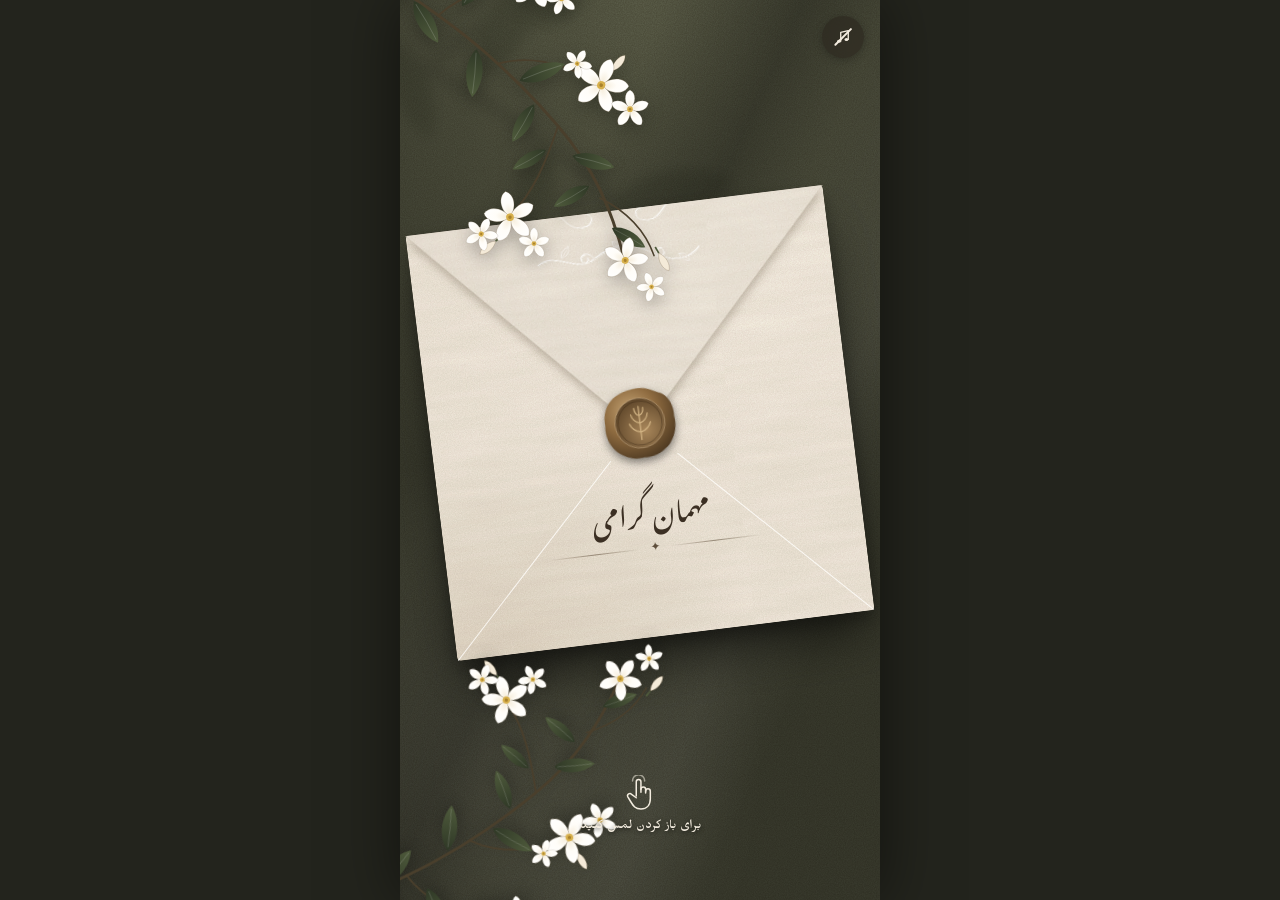
<file: index.html>
<!doctype html>
<html lang="fa" dir="rtl">
<head>
<meta charset="utf-8">
<meta name="viewport" content="width=device-width, initial-scale=1, viewport-fit=cover">
<title>دعوت‌نامه</title>
<!-- متن پیش‌نمایش لینک در تلگرام/واتساپ (اختیاری، دستی ویرایش کنید) -->
<meta property="og:title" content="دعوت‌نامه‌ی عروسی هانیه و محمد">
<meta property="og:description" content="با افتخار از حضور شما دعوت می‌کنیم">
<meta name="theme-color" content="#3f4234">
<link rel="preload" href="assets/fonts/noto-nastaliq-urdu-arabic-400-normal.woff2" as="font" type="font/woff2" crossorigin>
<link rel="preload" href="assets/fonts/mirza-arabic-400-normal.woff2" as="font" type="font/woff2" crossorigin>
<link rel="stylesheet" href="style.css">
<script src="config.js"></script>
</head>
<body>

<!-- ====== قطعه‌های گرافیکی مشترک (گل یاس، برگ، نقش برجسته) ====== -->
<svg width="0" height="0" style="position:absolute" aria-hidden="true">
  <defs>
    <radialGradient id="gPetal" cx="50%" cy="85%" r="90%">
      <stop offset="0" stop-color="#f6eedd"/>
      <stop offset=".45" stop-color="#fffdf8"/>
      <stop offset="1" stop-color="#ffffff"/>
    </radialGradient>
    <linearGradient id="gLeaf" x1="0" y1="0" x2="1" y2="0">
      <stop offset="0" stop-color="#2f3826"/>
      <stop offset="1" stop-color="#4f5b3c"/>
    </linearGradient>
    <radialGradient id="gSeal" cx="38%" cy="32%" r="75%">
      <stop offset="0" stop-color="#c7a676"/>
      <stop offset=".5" stop-color="#8d6a3f"/>
      <stop offset="1" stop-color="#4b3720"/>
    </radialGradient>
    <radialGradient id="gSealIn" cx="60%" cy="65%" r="70%">
      <stop offset="0" stop-color="#a8865a"/>
      <stop offset="1" stop-color="#5c4428"/>
    </radialGradient>

    <!-- یک گل یاس -->
    <g id="fl">
      <g stroke="rgba(110,90,60,.28)" stroke-width=".7" fill="url(#gPetal)">
        <path id="pt" d="M0 0 C-7 -7 -8 -19 0 -23 C8 -19 7 -7 0 0Z"/>
        <use href="#pt" transform="rotate(72)"/>
        <use href="#pt" transform="rotate(144)"/>
        <use href="#pt" transform="rotate(216)"/>
        <use href="#pt" transform="rotate(288)"/>
      </g>
      <circle r="3.4" fill="#d7b04c"/>
      <circle r="1.5" fill="#a9822b"/>
    </g>
    <!-- غنچه -->
    <g id="bd">
      <path d="M0 0 C-4 -5 -4 -13 0 -17 C4 -13 4 -5 0 0Z" fill="#f4ead8" stroke="rgba(110,90,60,.3)" stroke-width=".6"/>
      <path d="M0 0 L0 6" stroke="#4f5b3c" stroke-width="1.4"/>
    </g>
    <!-- برگ -->
    <g id="lf">
      <path d="M0 0 C10 -9 28 -9 40 0 C28 9 10 9 0 0Z" fill="url(#gLeaf)"/>
      <path d="M3 0 Q20 -1 37 0" stroke="rgba(255,255,255,.16)" stroke-width=".8" fill="none"/>
    </g>

    <!-- شاخه‌ی یاس -->
    <g id="sprig">
      <g fill="none" stroke="#4a3f2c" stroke-linecap="round">
        <path d="M-10 -10 C50 30 100 60 160 130 C190 165 205 200 215 240" stroke-width="2.4"/>
        <path d="M60 38 C80 20 110 10 140 12" stroke-width="1.6"/>
        <path d="M110 78 C140 70 170 80 195 95" stroke-width="1.6"/>
        <path d="M160 130 C150 160 140 185 120 205" stroke-width="1.6"/>
        <path d="M195 190 C215 200 232 215 240 238" stroke-width="1.3"/>
      </g>
      <use href="#lf" transform="translate(28 10) rotate(-25)"/>
      <use href="#lf" transform="translate(40 26) rotate(60)"/>
      <use href="#lf" transform="translate(80 30) rotate(-55)"/>
      <use href="#lf" transform="translate(92 66) rotate(95)"/>
      <use href="#lf" transform="translate(128 92) rotate(-20)"/>
      <use href="#lf" transform="translate(140 112) rotate(120) scale(.9)"/>
      <use href="#lf" transform="translate(172 155) rotate(15) scale(.9)"/>
      <use href="#lf" transform="translate(186 180) rotate(150) scale(.85)"/>
      <use href="#lf" transform="translate(205 215) rotate(30) scale(.8)"/>
      <use href="#lf" transform="translate(150 150) rotate(150) scale(.8)"/>
      <use href="#bd" transform="translate(150 6) rotate(70)"/>
      <use href="#bd" transform="translate(205 84) rotate(40)"/>
      <use href="#bd" transform="translate(108 226) rotate(-130)"/>
      <use href="#bd" transform="translate(244 236) rotate(150)"/>
      <use href="#fl" transform="translate(140 12) scale(.9) rotate(10)"/>
      <use href="#fl" transform="translate(116 0) scale(.62) rotate(40)"/>
      <use href="#fl" transform="translate(163 24) scale(.6) rotate(-15)"/>
      <use href="#fl" transform="translate(196 96) scale(1) rotate(20)"/>
      <use href="#fl" transform="translate(220 116) scale(.7)"/>
      <use href="#fl" transform="translate(176 78) scale(.55) rotate(30)"/>
      <use href="#fl" transform="translate(120 206) scale(.95) rotate(-10)"/>
      <use href="#fl" transform="translate(96 220) scale(.62) rotate(25)"/>
      <use href="#fl" transform="translate(140 228) scale(.58)"/>
      <use href="#fl" transform="translate(216 242) scale(.85) rotate(12)"/>
      <use href="#fl" transform="translate(238 264) scale(.55) rotate(50)"/>
    </g>

    <!-- نقش‌های برجسته (فقط خط؛ رنگ از بیرون می‌آید) -->
    <g id="corner" fill="none">
      <path d="M4 96 C4 56 12 24 44 10 C60 3 78 4 96 4"/>
      <path d="M44 10 C33 19 35 32 46 31 C54 30 54 20 47 20"/>
      <path d="M12 52 C24 50 30 60 23 66 C17 71 11 63 17 60"/>
      <path d="M22 36 C30 30 40 34 38 42"/>
      <path d="M60 6 C64 14 74 16 80 12"/>
      <path d="M8 74 C14 78 16 88 12 92"/>
      <path d="M28 22 C32 14 42 12 46 16 M18 30 C14 24 16 16 22 14"/>
    </g>
    <g id="lo">
      <path d="M0 0 C8 -10 26 -10 36 0 C26 10 8 10 0 0Z"/>
      <path d="M4 0 Q18 -1 32 0"/>
    </g>
    <g id="frond" fill="none">
      <path d="M100 300 C98 230 102 150 100 40 C99 25 104 14 112 6"/>
      <use href="#lo" transform="translate(100 260) rotate(-140)"/>
      <use href="#lo" transform="translate(100 240) rotate(-40)"/>
      <use href="#lo" transform="translate(100 205) rotate(-145)"/>
      <use href="#lo" transform="translate(100 185) rotate(-35)"/>
      <use href="#lo" transform="translate(100 150) rotate(-150)"/>
      <use href="#lo" transform="translate(100 130) rotate(-30)"/>
      <use href="#lo" transform="translate(100 98) rotate(-150) scale(.85)"/>
      <use href="#lo" transform="translate(100 80) rotate(-30) scale(.85)"/>
      <use href="#lo" transform="translate(101 52) rotate(-140) scale(.7)"/>
      <use href="#lo" transform="translate(101 40) rotate(-40) scale(.7)"/>
      <path d="M100 270 C70 250 50 262 40 240 C34 226 46 216 54 226"/>
      <path d="M100 222 C130 205 150 218 160 196 C166 182 154 174 146 184"/>
    </g>
    <g id="scroll" fill="none">
      <path d="M0 20 C25 4 45 36 70 20 S115 4 140 20 S185 36 200 20"/>
      <path d="M70 20 C64 10 52 12 54 20 C56 26 64 24 62 18"/>
      <path d="M140 20 C146 30 158 28 156 20 C154 14 146 16 148 22"/>
      <use href="#lo" transform="translate(30 14) rotate(-50) scale(.45)"/>
      <use href="#lo" transform="translate(105 14) rotate(-130) scale(.45)"/>
      <use href="#lo" transform="translate(175 26) rotate(40) scale(.45)"/>
    </g>

    <!-- آیکون‌ها -->
    <g id="icCal" fill="none" stroke="currentColor" stroke-width="1.6" stroke-linecap="round" stroke-linejoin="round">
      <rect x="3" y="5" width="26" height="23" rx="3"/><path d="M3 11h26M9 2v6M23 2v6"/>
      <path d="M8 16h3M14.5 16h3M21 16h3M8 21.5h3M14.5 21.5h3M21 21.5h3"/>
    </g>
    <g id="icClock" fill="none" stroke="currentColor" stroke-width="1.6" stroke-linecap="round">
      <circle cx="16" cy="16" r="13"/><path d="M16 8v8l6 4"/>
    </g>
    <g id="icDish" fill="none" stroke="currentColor" stroke-width="1.6" stroke-linecap="round" stroke-linejoin="round">
      <path d="M5 23a11 11 0 0 1 22 0Z"/><path d="M2 27h28M16 9V7M13.5 6.5h5"/>
    </g>
    <g id="icPin">
      <path d="M16 1C9 1 4 6.3 4 13c0 8.6 12 20 12 20s12-11.4 12-20C28 6.3 23 1 16 1Z" fill="#4a3c2c"/>
      <circle cx="16" cy="13" r="4.6" fill="#efe6d6"/>
    </g>
    <g id="icMap" fill="none" stroke="currentColor" stroke-width="1.6" stroke-linejoin="round">
      <path d="M3 7l8-3 10 3 8-3v21l-8 3-10-3-8 3Z"/><path d="M11 4v21M21 7v21"/>
    </g>

    <!-- سایه‌ی برگ‌ها روی کاغذ -->
    <g id="shadowBranch" fill="#000">
      <path d="M-20 10 C80 60 160 90 260 200 C300 240 330 290 360 340" stroke="#000" stroke-width="5" fill="none"/>
      <path d="M90 60 C130 20 170 0 230 -10" stroke="#000" stroke-width="4" fill="none"/>
      <use href="#lf" transform="translate(30 30) rotate(-40) scale(2.2)"/>
      <use href="#lf" transform="translate(60 40) rotate(70) scale(2)"/>
      <use href="#lf" transform="translate(120 70) rotate(-60) scale(2.4)"/>
      <use href="#lf" transform="translate(140 30) rotate(-20) scale(1.8)"/>
      <use href="#lf" transform="translate(190 8) rotate(-80) scale(1.8)"/>
      <use href="#lf" transform="translate(170 110) rotate(100) scale(2.2)"/>
      <use href="#lf" transform="translate(220 160) rotate(-10) scale(2.3)"/>
      <use href="#lf" transform="translate(250 200) rotate(120) scale(2)"/>
      <use href="#lf" transform="translate(290 250) rotate(20) scale(2.1)"/>
      <use href="#lf" transform="translate(310 290) rotate(130) scale(1.9)"/>
    </g>
  </defs>
</svg>

<div class="phone" id="phone">

  <!-- دکمه‌ی آهنگ -->
  <button class="music" id="musicBtn" aria-label="پخش/توقف آهنگ" hidden>
    <svg viewBox="0 0 24 24" width="18" height="18"><path d="M9 17.5V5.8l10-2.3v11.7" fill="none" stroke="currentColor" stroke-width="1.8" stroke-linecap="round" stroke-linejoin="round"/><ellipse cx="6.6" cy="17.6" rx="2.6" ry="2.1" fill="currentColor"/><ellipse cx="16.6" cy="15.3" rx="2.6" ry="2.1" fill="currentColor"/></svg>
    <span class="mute-line"></span>
  </button>
  <audio id="audio" loop preload="auto"></audio>

  <!-- ================= صفحه‌ی پاکت ================= -->
  <section class="intro fabric" id="intro">
    <svg class="leafshadow ls-1" viewBox="-40 -40 420 400" aria-hidden="true"><use href="#shadowBranch"/></svg>
    <svg class="sprig sp-intro-top" viewBox="-20 -20 280 300" aria-hidden="true"><use href="#sprig"/></svg>
    <svg class="sprig sp-intro-bot" viewBox="-20 -20 280 300" aria-hidden="true"><use href="#sprig"/></svg>

    <div class="env-stage" id="envStage" role="button" tabindex="0" aria-label="باز کردن دعوت‌نامه">
      <div class="env" id="env">
        <div class="env-back paper"></div>

        <div class="env-card paper">
          <div class="mini-frame">
            <div class="mini-names nastaliq" data-bind="names"></div>
          </div>
        </div>

        <div class="env-front paper">
          <svg class="env-folds" viewBox="0 0 100 100" preserveAspectRatio="none"><path d="M0 0 L50 50 L100 0" fill="none" stroke="rgba(120,100,70,.18)" stroke-width=".4" vector-effect="non-scaling-stroke"/><path d="M0 100 L42 58 M100 100 L58 58" fill="none" stroke="rgba(255,255,255,.7)" stroke-width="1" vector-effect="non-scaling-stroke"/></svg>
          <div class="guest">
            <div class="guest-1" id="guest1"></div>
            <div class="guest-2" id="guest2"></div>
            <div class="divider small"><span></span><i>✦</i><span></span></div>
          </div>
        </div>

        <div class="flap-wrap" id="flap">
          <div class="flap paper">
            <svg class="flap-art" viewBox="0 0 400 220" preserveAspectRatio="xMidYMin meet" aria-hidden="true">
              <g class="emb"><g transform="translate(70 -40) rotate(-62) scale(.7)"><use href="#frond"/></g></g>
              <g class="emb"><g transform="translate(330 -40) scale(-1 1) rotate(-62) scale(.7)"><use href="#frond"/></g></g>
              <g class="emb"><g transform="translate(120 30) scale(.8)"><use href="#scroll"/></g></g>
            </svg>
          </div>
        </div>

        <div class="seal" id="seal">
          <svg viewBox="-50 -50 100 100">
            <path d="M0 -46 C14 -47 22 -40 32 -36 C42 -30 47 -18 46 -4 C48 10 44 22 36 32 C26 42 14 47 0 46 C-14 48 -26 42 -35 34 C-44 24 -48 12 -46 -2 C-47 -16 -42 -28 -32 -36 C-22 -43 -12 -45 0 -46Z" fill="url(#gSeal)"/>
            <circle r="33" fill="url(#gSealIn)"/>
            <circle r="33" fill="none" stroke="rgba(255,230,190,.35)" stroke-width="1.2"/>
            <circle r="29" fill="none" stroke="rgba(40,25,10,.45)" stroke-width="1"/>
            <g stroke="#d9bb8a" stroke-width="1.6" fill="none" stroke-linecap="round" opacity=".9">
              <path d="M0 22 L0 -22"/>
              <path d="M0 12 C-8 10 -12 6 -14 0 M0 12 C8 10 12 6 14 0 M0 0 C-7 -2 -10 -6 -11 -12 M0 0 C7 -2 10 -6 11 -12 M0 -10 C-5 -12 -6 -16 -6 -20 M0 -10 C5 -12 6 -16 6 -20"/>
            </g>
          </svg>
        </div>
      </div>
    </div>

    <div class="tap-hint" id="tapHint">
      <svg viewBox="0 0 32 40" width="30" height="38" aria-hidden="true"><g fill="none" stroke="currentColor" stroke-width="1.6" stroke-linecap="round" stroke-linejoin="round"><path d="M12 22V7a2.5 2.5 0 0 1 5 0v11"/><path d="M17 15a2.5 2.5 0 0 1 5 0v4"/><path d="M22 17a2.5 2.5 0 0 1 5 0v8c0 7-4 11-10 11s-8-3-11-8l-3-5a2.4 2.4 0 0 1 4-2.6L12 24"/><path d="M8 6a6 6 0 0 1 13 0" opacity=".55"/></g></svg>
      <span>برای باز کردن لمس کنید</span>
    </div>
  </section>

  <!-- ================= محتوای اصلی ================= -->
  <main class="scroller" id="scroller">

    <!-- ۱. کارت -->
    <section class="page fabric">
      <svg class="leafshadow ls-2" viewBox="-40 -40 420 400" aria-hidden="true"><use href="#shadowBranch"/></svg>
      <svg class="sprig sp-card" viewBox="-20 -20 280 300" aria-hidden="true"><use href="#sprig"/></svg>
      <div class="card paper reveal">
        <svg class="frame" viewBox="0 0 100 140" preserveAspectRatio="none" aria-hidden="true">
          <rect x="4" y="4" width="92" height="132" fill="none" stroke="rgba(120,100,70,.25)" stroke-width=".35" vector-effect="non-scaling-stroke"/>
          <rect x="5.5" y="5.5" width="89" height="129" fill="none" stroke="rgba(255,255,255,.9)" stroke-width="1" vector-effect="non-scaling-stroke"/>
        </svg>
        <svg class="corner c-tr" viewBox="0 0 100 100"><g class="emb"><use href="#corner"/></g></svg>
        <svg class="corner c-tl" viewBox="0 0 100 100"><g class="emb"><use href="#corner"/></g></svg>
        <svg class="corner c-br" viewBox="0 0 100 100"><g class="emb"><use href="#corner"/></g></svg>
        <svg class="corner c-bl" viewBox="0 0 100 100"><g class="emb"><use href="#corner"/></g></svg>

        <div class="card-body">
          <h1 class="names nastaliq r2" data-bind="names"></h1>
          <div class="divider r3"><span></span><i>✦</i><span></span></div>
          <p class="poem r4" data-bind="poem"></p>
        </div>
      </div>
      <div class="swipe" aria-hidden="true"><svg viewBox="0 0 24 24"><path d="M6 15l6-6 6 6M6 21l6-6 6 6" fill="none" stroke="currentColor" stroke-width="1.6" stroke-linecap="round" stroke-linejoin="round"/></svg></div>
    </section>

    <!-- ۲. جزئیات -->
    <section class="page paper sheet">
      <svg class="leafshadow ls-3" viewBox="-40 -40 420 400" aria-hidden="true"><use href="#shadowBranch"/></svg>
      <svg class="sprig sp-det" viewBox="-20 -20 280 300" aria-hidden="true"><use href="#sprig"/></svg>
      <svg class="sheet-frame" viewBox="0 0 100 100" preserveAspectRatio="none" aria-hidden="true"><rect x="3" y="2" width="94" height="96" fill="none" stroke="rgba(120,100,70,.22)" stroke-width=".4" vector-effect="non-scaling-stroke"/></svg>
      <svg class="corner c-bl small" viewBox="0 0 100 100"><g class="emb"><use href="#corner"/></g></svg>
      <svg class="corner c-br small" viewBox="0 0 100 100"><g class="emb"><use href="#corner"/></g></svg>

      <div class="content reveal">
        <p class="welcome r4" data-bind="welcomeLines"></p>
        <div class="divider r4"><span></span><i>✦</i><span></span></div>
        <ul class="facts">
          <li class="r5"><svg viewBox="0 0 32 32"><use href="#icCal"/></svg><span data-bind="date"></span></li>
          <li class="r6"><svg viewBox="0 0 32 32"><use href="#icClock"/></svg><span data-bind="time"></span></li>
          <li class="r7"><svg viewBox="0 0 32 32"><use href="#icDish"/></svg><span data-bind="dinner"></span></li>
        </ul>
        <div class="divider r7"><span></span><i>✦</i><span></span></div>
      </div>
      <div class="swipe" aria-hidden="true"><svg viewBox="0 0 24 24"><path d="M6 15l6-6 6 6M6 21l6-6 6 6" fill="none" stroke="currentColor" stroke-width="1.6" stroke-linecap="round" stroke-linejoin="round"/></svg></div>
    </section>

    <!-- ۳. موقعیت مکانی -->
    <section class="page paper sheet">
      <svg class="leafshadow ls-4" viewBox="-40 -40 420 400" aria-hidden="true"><use href="#shadowBranch"/></svg>
      <svg class="sprig sp-loc-top" viewBox="-20 -20 280 300" aria-hidden="true"><use href="#sprig"/></svg>
      <svg class="sprig sp-loc-bot" viewBox="-20 -20 280 300" aria-hidden="true"><use href="#sprig"/></svg>
      <div class="content reveal">
        <h2 class="title r1">موقعیت مکانی</h2>
        <a class="map r2" id="mapCard" target="_blank" rel="noopener">
          <svg viewBox="0 0 300 260" preserveAspectRatio="xMidYMid slice" aria-hidden="true">
            <rect width="300" height="260" fill="#ebe7dc"/>
            <g fill="#cfd8bf"><path d="M180 20 L270 40 L260 120 L190 110Z"/><path d="M20 180 L80 170 L95 240 L30 250Z"/><path d="M200 190 L280 185 L285 240 L210 248Z"/><rect x="120" y="200" width="40" height="30" transform="rotate(-12 140 215)"/><rect x="40" y="40" width="34" height="26" transform="rotate(-12 57 53)"/></g>
            <g stroke="#f8f6f0" stroke-width="5" fill="none" transform="rotate(-12 150 130)"><path d="M-40 60H340M-40 120H340M-40 180H340M-40 230H340M40 -40V300M110 -40V300M190 -40V300M250 -40V300"/></g>
            <g stroke="#f8f6f0" stroke-width="2.5" fill="none" transform="rotate(-12 150 130)"><path d="M-40 90H340M-40 150H340M-40 205H340M75 -40V300M150 -40V300M220 -40V300"/></g>
            <path d="M165 -10 C150 40 140 70 160 110 C185 160 250 190 320 205" stroke="#bccbd0" stroke-width="10" fill="none"/>
            <path d="M120 -10 C130 50 150 90 210 120 C250 140 290 170 320 180" stroke="#fff" stroke-width="7" fill="none"/>
            <path d="M120 -10 C130 50 150 90 210 120 C250 140 290 170 320 180" stroke="#e2ddd0" stroke-width="1" fill="none"/>
            <g transform="translate(70 92)" stroke="#5a4a36" fill="none" opacity=".55" stroke-width="1"><path d="M0 0 H60 M30 -6 C24 -12 18 -8 22 -4 M30 -6 C36 -12 42 -8 38 -4"/></g>
          </svg>
          <div class="pin"><svg viewBox="0 0 32 34" width="36" height="38"><use href="#icPin"/></svg><b data-bind="venueName"></b></div>
        </a>
        <p class="address r3" data-bind="address"></p>
        <div class="map-buttons r4" id="mapButtons"></div>
      </div>
      <div class="swipe" aria-hidden="true"><svg viewBox="0 0 24 24"><path d="M6 15l6-6 6 6M6 21l6-6 6 6" fill="none" stroke="currentColor" stroke-width="1.6" stroke-linecap="round" stroke-linejoin="round"/></svg></div>
    </section>

    <!-- ۴. پایان -->
    <section class="page paper sheet closing">
      <svg class="leafshadow ls-5" viewBox="-40 -40 420 400" aria-hidden="true"><use href="#shadowBranch"/></svg>
      <svg class="sprig sp-end-top" viewBox="-20 -20 280 300" aria-hidden="true"><use href="#sprig"/></svg>
      <svg class="sprig sp-end-side" viewBox="-20 -20 280 300" aria-hidden="true"><use href="#sprig"/></svg>
      <div class="content reveal">
        <div class="ornament r1">❖</div>
        <h2 class="closing-text r2" data-bind="closing"></h2>
        <div class="divider r3"><span></span><i>✦</i><span></span></div>
        <p class="sign nastaliq r4" data-bind="names"></p>
      </div>
      <svg class="emb-panel" viewBox="0 0 200 300" aria-hidden="true">
        <g class="emb"><use href="#frond"/></g>
        <g class="emb"><g transform="translate(200 40) scale(-.75 .75)"><use href="#frond"/></g></g>
        <g class="emb"><g transform="translate(10 90) scale(.6)"><use href="#frond"/></g></g>
      </svg>
    </section>
  </main>
</div>

<script src="app.js"></script>
</body>
</html>
</file>
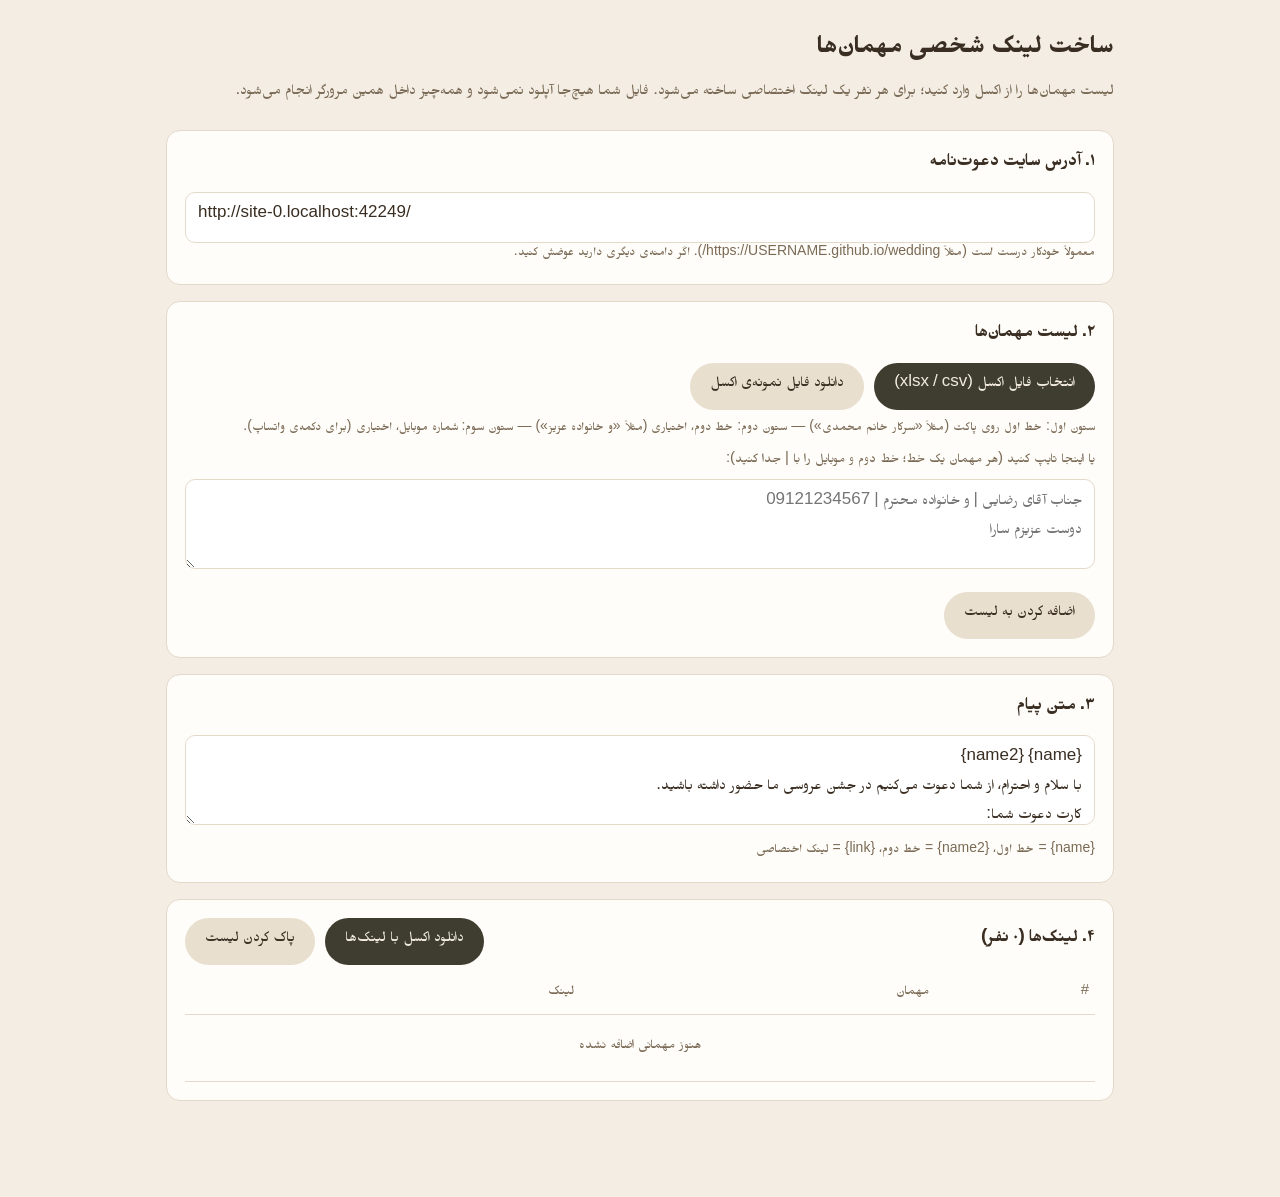
<file: links.html>
<!doctype html>
<html lang="fa" dir="rtl">
<head>
<meta charset="utf-8">
<meta name="viewport" content="width=device-width, initial-scale=1">
<meta name="robots" content="noindex">
<title>ساخت لینک مهمان‌ها</title>
<style>
@font-face{font-family:"Mirza";src:url(assets/fonts/mirza-arabic-400-normal.woff2) format("woff2")}
@font-face{font-family:"Mirza";src:url(assets/fonts/mirza-arabic-700-normal.woff2) format("woff2");font-weight:700}
:root{--ink:#3a2e22;--soft:#7a6a55;--paper:#f3ede3;--card:#fffdf9;--line:#e3d9c8;--btn:#3e3d30}
*{box-sizing:border-box}
body{margin:0;background:var(--paper);color:var(--ink);font-family:"Mirza",Tahoma,sans-serif;font-size:17px;line-height:1.7}
.wrap{max-width:980px;margin:0 auto;padding:28px 16px 80px}
h1{font-size:28px;margin:0 0 4px}
.sub{color:var(--soft);margin:0 0 22px}
.box{background:var(--card);border:1px solid var(--line);border-radius:14px;padding:18px;margin-bottom:16px}
.box h2{font-size:19px;margin:0 0 10px}
label{display:block;color:var(--soft);font-size:15px;margin:8px 0 4px}
input[type=text],textarea{width:100%;font:inherit;padding:10px 12px;border:1px solid var(--line);border-radius:10px;background:#fff;color:var(--ink)}
input[dir=ltr]{direction:ltr;text-align:left}
textarea{min-height:90px;resize:vertical}
.row{display:flex;gap:10px;flex-wrap:wrap;align-items:center}
.btn{font:inherit;border:0;border-radius:999px;padding:9px 20px;background:var(--btn);color:#f3ecdf;cursor:pointer;text-decoration:none;display:inline-block}
.btn.light{background:#e8dfcf;color:var(--ink)}
.btn.sm{padding:4px 12px;font-size:14px}
.file{position:relative;overflow:hidden}
.file input{position:absolute;inset:0;opacity:0;cursor:pointer}
.hint{font-size:14px;color:var(--soft)}
table{width:100%;border-collapse:collapse;font-size:15px}
th,td{padding:8px 6px;border-bottom:1px solid var(--line);text-align:right;vertical-align:middle}
th{color:var(--soft);font-weight:400}
td.link{direction:ltr;text-align:left;max-width:280px;overflow:hidden;text-overflow:ellipsis;white-space:nowrap;font-family:monospace;font-size:12px;color:var(--soft)}
td.acts{white-space:nowrap}
.toast{position:fixed;bottom:20px;left:50%;translate:-50% 0;background:var(--btn);color:#fff;padding:8px 18px;border-radius:999px;opacity:0;transition:.3s;pointer-events:none}
.toast.on{opacity:1}
.empty{color:var(--soft);text-align:center;padding:20px}
@media (max-width:640px){td.link{display:none}th.link{display:none}}
</style>
</head>
<body>
<div class="wrap">
  <h1>ساخت لینک شخصی مهمان‌ها</h1>
  <p class="sub">لیست مهمان‌ها را از اکسل وارد کنید؛ برای هر نفر یک لینک اختصاصی ساخته می‌شود. فایل شما هیچ‌جا آپلود نمی‌شود و همه‌چیز داخل همین مرورگر انجام می‌شود.</p>

  <div class="box">
    <h2>۱. آدرس سایت دعوت‌نامه</h2>
    <input type="text" id="base" dir="ltr">
    <div class="hint">معمولاً خودکار درست است (مثلاً https://USERNAME.github.io/wedding/). اگر دامنه‌ی دیگری دارید عوضش کنید.</div>
  </div>

  <div class="box">
    <h2>۲. لیست مهمان‌ها</h2>
    <div class="row">
      <span class="btn file">انتخاب فایل اکسل (xlsx / csv)<input type="file" id="file" accept=".xlsx,.xls,.csv"></span>
      <a class="btn light" href="guests-template.xlsx" download>دانلود فایل نمونه‌ی اکسل</a>
    </div>
    <div class="hint" style="margin-top:8px">ستون اول: خط اول روی پاکت (مثلاً «سرکار خانم محمدی») — ستون دوم: خط دوم، اختیاری (مثلاً «و خانواده عزیز») — ستون سوم: شماره موبایل، اختیاری (برای دکمه‌ی واتساپ).</div>
    <label>یا اینجا تایپ کنید (هر مهمان یک خط؛ خط دوم و موبایل را با | جدا کنید):</label>
    <textarea id="manual" placeholder="جناب آقای رضایی | و خانواده محترم | 09121234567&#10;دوست عزیزم سارا"></textarea>
    <div class="row" style="margin-top:8px"><button class="btn light" id="addManual">اضافه کردن به لیست</button></div>
  </div>

  <div class="box">
    <h2>۳. متن پیام</h2>
    <textarea id="msg">{name} {name2}
با سلام و احترام، از شما دعوت می‌کنیم در جشن عروسی ما حضور داشته باشید.
کارت دعوت شما:
{link}</textarea>
    <div class="hint">{name} = خط اول، {name2} = خط دوم، {link} = لینک اختصاصی</div>
  </div>

  <div class="box">
    <div class="row" style="justify-content:space-between;margin-bottom:8px">
      <h2 style="margin:0">۴. لینک‌ها (<span id="count">۰</span> نفر)</h2>
      <div class="row">
        <button class="btn" id="dl">دانلود اکسل با لینک‌ها</button>
        <button class="btn light" id="clear">پاک کردن لیست</button>
      </div>
    </div>
    <table>
      <thead><tr><th>#</th><th>مهمان</th><th class="link">لینک</th><th></th></tr></thead>
      <tbody id="tbody"><tr><td colspan="4" class="empty">هنوز مهمانی اضافه نشده</td></tr></tbody>
    </table>
  </div>
</div>
<div class="toast" id="toast">کپی شد ✓</div>

<script src="assets/js/xlsx.full.min.js"></script>
<script>
(function(){
  var $=function(s){return document.querySelector(s)};
  var guests=[];

  // آدرس پیش‌فرض = پوشه‌ی همین صفحه
  var saved=null; try{saved=localStorage.getItem("invite-base")}catch(e){}
  $("#base").value=saved||location.href.replace(/[^\/]*([?#].*)?$/,"");
  $("#base").addEventListener("input",function(){try{localStorage.setItem("invite-base",this.value)}catch(e){}render()});

  function enc(s){
    var bytes=new TextEncoder().encode(s),bin="";
    bytes.forEach(function(b){bin+=String.fromCharCode(b)});
    return btoa(bin).replace(/\+/g,"-").replace(/\//g,"_").replace(/=+$/,"");
  }
  function linkFor(g){
    var base=$("#base").value.trim(); if(base && !/\/$/.test(base) && !/\.html$/.test(base)) base+="/";
    return base+"?to="+enc(g.a+(g.b?"\n"+g.b:""));
  }
  function message(g){
    return $("#msg").value.replace(/\{name\}/g,g.a).replace(/\{name2\}/g,g.b||"").replace(/\{link\}/g,linkFor(g)).replace(/ +\n/g,"\n");
  }
  function faDigitsToEn(s){return String(s||"").replace(/[۰-۹]/g,function(d){return "۰۱۲۳۴۵۶۷۸۹".indexOf(d)}).replace(/[٠-٩]/g,function(d){return "٠١٢٣٤٥٦٧٨٩".indexOf(d)})}
  function waNumber(p){
    p=faDigitsToEn(p).replace(/\D/g,""); if(!p) return "";
    if(p.indexOf("00")===0) p=p.slice(2);
    else if(p[0]==="0") p="98"+p.slice(1);
    else if(p.length===10 && p[0]==="9") p="98"+p;
    return p;
  }
  function esc(t){return String(t).replace(/[&<>"]/g,function(c){return{"&":"&amp;","<":"&lt;",">":"&gt;",'"':"&quot;"}[c]})}
  function fa(n){return String(n).replace(/\d/g,function(d){return "۰۱۲۳۴۵۶۷۸۹"[d]})}

  function render(){
    $("#count").textContent=fa(guests.length);
    if(!guests.length){$("#tbody").innerHTML='<tr><td colspan="4" class="empty">هنوز مهمانی اضافه نشده</td></tr>';return}
    $("#tbody").innerHTML=guests.map(function(g,i){
      var wa=waNumber(g.p);
      return "<tr><td>"+fa(i+1)+"</td><td>"+esc(g.a)+(g.b?"<br><small style='color:#7a6a55'>"+esc(g.b)+"</small>":"")+"</td>"+
        "<td class='link'>"+esc(linkFor(g))+"</td><td class='acts'>"+
        "<button class='btn sm' data-c='link' data-i='"+i+"'>کپی لینک</button> "+
        "<button class='btn sm light' data-c='msg' data-i='"+i+"'>کپی پیام</button> "+
        "<a class='btn sm light' target='_blank' href='"+esc(linkFor(g))+"'>نمایش</a> "+
        (wa?"<a class='btn sm light' target='_blank' href='https://wa.me/"+wa+"?text="+encodeURIComponent(message(g))+"'>واتساپ</a>":"")+
        "</td></tr>";
    }).join("");
  }
  function toast(){var t=$("#toast");t.classList.add("on");setTimeout(function(){t.classList.remove("on")},1200)}
  function copy(text){
    if(navigator.clipboard&&window.isSecureContext){navigator.clipboard.writeText(text).then(toast)}
    else{var ta=document.createElement("textarea");ta.value=text;document.body.appendChild(ta);ta.select();document.execCommand("copy");ta.remove();toast()}
  }
  $("#tbody").addEventListener("click",function(e){
    var b=e.target.closest("button[data-c]"); if(!b) return;
    var g=guests[+b.dataset.i]; copy(b.dataset.c==="link"?linkFor(g):message(g));
  });
  $("#msg").addEventListener("input",render);

  // خواندن اکسل
  function pickCols(header){
    var h=header.map(function(x){return String(x||"").trim()});
    function find(re){for(var i=0;i<h.length;i++) if(re.test(h[i])) return i; return -1}
    var a=find(/خط اول|نام|اسم|عنوان|name/i), b=find(/خط دوم|second|line ?2/i), p=find(/موبایل|تلفن|شماره|phone|mobile/i);
    var isHeader=a>-1||b>-1||p>-1;
    if(a<0) a=0; if(b<0) b=(a===1?2:1); if(p<0) p=-1;
    if(!isHeader) p=2;
    return {a:a,b:b,p:p,isHeader:isHeader};
  }
  $("#file").addEventListener("change",function(){
    var f=this.files[0]; if(!f) return;
    var r=new FileReader();
    r.onload=function(){
      var wb=XLSX.read(new Uint8Array(r.result),{type:"array"});
      var rows=XLSX.utils.sheet_to_json(wb.Sheets[wb.SheetNames[0]],{header:1,defval:""});
      rows=rows.filter(function(r){return r.some(function(c){return String(c).trim()})});
      if(!rows.length) return alert("فایل خالی است");
      var c=pickCols(rows[0]); if(c.isHeader) rows=rows.slice(1);
      rows.forEach(function(r){
        var a=String(r[c.a]||"").trim(); if(!a) return;
        guests.push({a:a,b:String(r[c.b]||"").trim(),p:c.p>-1?String(r[c.p]||"").trim():""});
      });
      render();
    };
    r.readAsArrayBuffer(f);
    this.value="";
  });
  $("#addManual").addEventListener("click",function(){
    $("#manual").value.split("\n").forEach(function(l){
      var p=l.split("|").map(function(s){return s.trim()}); if(!p[0]) return;
      guests.push({a:p[0],b:p[1]||"",p:p[2]||""});
    });
    $("#manual").value=""; render();
  });
  $("#clear").addEventListener("click",function(){if(confirm("لیست پاک شود؟")){guests=[];render()}});
  $("#dl").addEventListener("click",function(){
    if(!guests.length) return alert("اول مهمان‌ها را اضافه کنید");
    var data=[["خط اول","خط دوم","شماره موبایل","لینک دعوت","متن پیام"]].concat(guests.map(function(g){return[g.a,g.b,g.p,linkFor(g),message(g)]}));
    var ws=XLSX.utils.aoa_to_sheet(data); ws["!cols"]=[{wch:24},{wch:20},{wch:16},{wch:60},{wch:60}];
    var wb=XLSX.utils.book_new(); wb.Workbook={Views:[{RTL:true}]};
    XLSX.utils.book_append_sheet(wb,ws,"لینک‌ها");
    XLSX.writeFile(wb,"guest-links.xlsx");
  });
})();
</script>
</body>
</html>
</file>
<file: style.css>
@font-face{font-family:"Nastaliq";src:url(assets/fonts/noto-nastaliq-urdu-arabic-400-normal.woff2) format("woff2");font-weight:400;font-display:swap}
@font-face{font-family:"Nastaliq";src:url(assets/fonts/noto-nastaliq-urdu-arabic-700-normal.woff2) format("woff2");font-weight:700;font-display:swap}
@font-face{font-family:"Mirza";src:url(assets/fonts/mirza-arabic-400-normal.woff2) format("woff2");font-weight:400;font-display:swap}
@font-face{font-family:"Mirza";src:url(assets/fonts/mirza-arabic-700-normal.woff2) format("woff2");font-weight:700;font-display:swap}

:root{
  --ink:#3a2e22;
  --ink-soft:#5d4d3b;
  --paper:#f0e9dd;
  --paper-2:#e7dccb;
  --fabric:#4a4c3c;
  --gold:#8d6a3f;
  --noise:url("data:image/svg+xml,%3Csvg xmlns='http://www.w3.org/2000/svg' width='220' height='220'%3E%3Cfilter id='n'%3E%3CfeTurbulence type='fractalNoise' baseFrequency='.9' numOctaves='3' stitchTiles='stitch'/%3E%3CfeColorMatrix values='0 0 0 0 .35 0 0 0 0 .28 0 0 0 0 .2 0 0 0 .55 0'/%3E%3C/filter%3E%3Crect width='100%25' height='100%25' filter='url(%23n)'/%3E%3C/svg%3E");
  --pnoise:url("data:image/svg+xml,%3Csvg xmlns='http://www.w3.org/2000/svg' width='220' height='220'%3E%3Cfilter id='n'%3E%3CfeTurbulence type='fractalNoise' baseFrequency='.85' numOctaves='3' stitchTiles='stitch'/%3E%3CfeColorMatrix values='0 0 0 0 .4 0 0 0 0 .33 0 0 0 0 .24 0 0 0 .22 0'/%3E%3C/filter%3E%3Crect width='100%25' height='100%25' filter='url(%23n)'/%3E%3C/svg%3E");
  --fibers:url("data:image/svg+xml,%3Csvg xmlns='http://www.w3.org/2000/svg' width='300' height='300'%3E%3Cfilter id='f'%3E%3CfeTurbulence type='fractalNoise' baseFrequency='.012 .09' numOctaves='2'/%3E%3CfeColorMatrix values='0 0 0 0 .3 0 0 0 0 .25 0 0 0 0 .18 0 0 0 .10 0'/%3E%3C/filter%3E%3Crect width='100%25' height='100%25' filter='url(%23f)'/%3E%3C/svg%3E");
}
*{box-sizing:border-box;margin:0;padding:0}
html,body{height:100%}
body{
  background:#23241d;
  color:var(--ink);
  font-family:"Mirza",Tahoma,serif;
  -webkit-font-smoothing:antialiased;
  -webkit-tap-highlight-color:transparent;
  overflow:hidden;
}
.nastaliq{font-family:"Nastaliq","Mirza",serif;font-weight:400}

/* قاب گوشی (در دسکتاپ وسط صفحه) */
.phone{position:relative;height:100vh;height:100svh;max-width:480px;margin:0 auto;overflow:hidden;background:var(--paper);box-shadow:0 0 60px rgba(0,0,0,.5)}

/* بافت‌ها */
.paper{
  background-color:var(--paper);
  background-image:var(--pnoise),var(--fibers),radial-gradient(120% 90% at 70% 10%,#f6f0e5 0,transparent 60%),radial-gradient(90% 70% at 10% 100%,rgba(160,135,100,.18),transparent 70%);
  background-blend-mode:multiply,multiply,normal,normal;
  background-size:220px,300px,100% 100%,100% 100%;
}
.fabric{
  background-color:var(--fabric);
  background-image:var(--noise),
    radial-gradient(80% 50% at 20% 85%,rgba(255,255,240,.10),transparent 70%),
    linear-gradient(115deg,transparent 30%,rgba(0,0,0,.25) 45%,transparent 55%,rgba(255,255,255,.06) 70%,transparent 80%),
    radial-gradient(120% 80% at 50% 0%,#5d604c,#3a3c2f 75%);
  background-blend-mode:multiply,normal,normal,normal;
  background-size:220px,100% 100%,100% 100%,100% 100%;
}

/* نقش برجسته */
.emb{fill:none;filter:drop-shadow(.7px .8px 0 rgba(120,96,64,.30)) drop-shadow(-.5px -.5px 0 rgba(255,255,255,.9))}
.emb use{stroke:#f3eee5;stroke-width:1.3;stroke-linecap:round;stroke-linejoin:round}

/* سایه‌ی برگ */
.leafshadow{position:absolute;pointer-events:none;width:120%;opacity:.17;filter:blur(7px);mix-blend-mode:multiply;transform-origin:0 0;animation:sway 9s ease-in-out infinite alternate;z-index:1}
.ls-1{top:-8%;left:-30%}
.ls-2{top:-10%;right:-40%;transform:scaleX(-1)}
.ls-3{top:-12%;left:-25%;opacity:.14}
.ls-4{bottom:-20%;right:-45%;transform:rotate(160deg)}
.ls-5{top:-10%;left:-20%;opacity:.15}
@keyframes sway{from{translate:0 0;rotate:0deg}to{translate:8px 5px;rotate:1.5deg}}

/* شاخه‌های یاس */
.sprig{position:absolute;pointer-events:none;z-index:6;filter:drop-shadow(0 6px 8px rgba(0,0,0,.25))}
.sp-intro-top{width:70%;top:-6%;left:-12%}
.sp-intro-bot{width:66%;bottom:-6%;left:-14%;transform:scaleY(-1) rotate(-10deg)}
.sp-card{width:55%;bottom:-4%;left:-18%;transform:scaleY(-1) rotate(-25deg)}
.sp-det{width:50%;top:-5%;left:-14%}
.sp-loc-top{width:48%;top:-5%;left:-16%}
.sp-loc-bot{width:52%;bottom:-6%;left:-14%;transform:scaleY(-1);filter:blur(1.5px) drop-shadow(0 6px 8px rgba(0,0,0,.2));opacity:.95}
.sp-end-top{width:46%;top:-6%;left:-14%}
.sp-end-side{width:42%;top:30%;right:-18%;transform:scaleX(-1) rotate(30deg);opacity:.95}

/* ======== صفحه‌ی پاکت ======== */
.intro{position:absolute;inset:0;z-index:20;display:flex;align-items:center;justify-content:center;transition:opacity 1s ease, visibility 1s}
.intro.gone{opacity:0;visibility:hidden}
.env-stage{position:relative;z-index:5;width:min(90%,420px);perspective:1400px;cursor:pointer;outline:none;margin-top:-6vh}
.env{position:relative;width:100%;aspect-ratio:1/1.02;transform:rotate(-7deg);transition:transform 1.2s cubic-bezier(.6,.05,.3,1)}
.env>div{position:absolute;inset:0;border-radius:4px}
.env-back{background-color:var(--paper-2);filter:brightness(.93);box-shadow:0 30px 50px -10px rgba(0,0,0,.55),0 8px 16px rgba(0,0,0,.25)}
.env-card{left:5%!important;right:5%!important;top:6%!important;bottom:4%!important;z-index:2;box-shadow:0 2px 6px rgba(0,0,0,.18);transition:transform 1.3s cubic-bezier(.5,0,.2,1) .9s;display:flex;justify-content:center;padding-top:9%}
.mini-frame{width:88%;height:60%;border:1px solid rgba(120,100,70,.25);outline:1px solid rgba(255,255,255,.8);outline-offset:-4px;display:flex;flex-direction:column;align-items:center;justify-content:center;color:var(--ink)}
.mono-svg{width:16%;color:var(--gold)}
.mono-txt{font-family:"Mirza",serif;font-size:20px;fill:var(--gold)}
.mono-txt.big{font-size:26px}
.mini-names{font-size:clamp(22px,7vw,30px);margin-top:4px;line-height:2.2}
.env-front{z-index:3;clip-path:polygon(0 0,50% 50%,100% 0,100% 100%,0 100%);filter:brightness(1.02)}
.env-folds{position:absolute;inset:0;width:100%;height:100%}
.guest{position:absolute;left:8%;right:8%;top:64%;text-align:center;color:var(--ink)}
.guest-1{font-family:"Nastaliq",serif;font-size:clamp(20px,6.2vw,28px);line-height:1.9}
.guest-2{font-family:"Nastaliq",serif;font-size:clamp(17px,5.2vw,23px);line-height:1.9;margin-top:-4px}
.flap-wrap{z-index:4;filter:drop-shadow(0 5px 5px rgba(60,45,25,.28));transform-origin:50% 0;transition:transform 1s cubic-bezier(.5,0,.3,1) .35s, z-index 0s linear .85s;backface-visibility:visible}
.flap{position:absolute;inset:0;clip-path:polygon(0 0,100% 0,50% 52%);background-color:#f1eadf}
.flap-art{position:absolute;left:0;top:0;width:100%;height:52%}
.env>.seal{inset:auto;border-radius:50%;z-index:5;position:absolute;left:50%;top:50%;width:18%;aspect-ratio:1;translate:-50% -50%;filter:drop-shadow(0 4px 4px rgba(0,0,0,.45));transition:transform .5s ease, opacity .5s ease}
.seal svg{width:100%;height:100%;display:block}
.tap-hint{position:absolute;bottom:max(7vh,28px);left:0;right:0;z-index:7;display:flex;flex-direction:column;align-items:center;gap:6px;color:#f3ecdf;font-size:15px;text-shadow:0 1px 4px rgba(0,0,0,.6);transition:opacity .4s}
.tap-hint svg{animation:tap 1.6s ease-in-out infinite}
@keyframes tap{0%,100%{transform:translateY(0)}50%{transform:translateY(-6px)}}
.env-stage:hover .seal{transform:scale(1.04)}

/* حالت باز شده */
.opened .tap-hint{opacity:0}
.opened .seal{transform:scale(.4);opacity:0}
.opened .flap-wrap{transform:rotateX(180deg);z-index:1}
.opened .env-card{transform:translateY(-58%)}
.opened .env{transform:rotate(0deg) translateY(22%)}

/* ======== صفحات اصلی ======== */
.scroller{position:absolute;inset:0;overflow-y:auto;overflow-x:hidden;scroll-snap-type:y mandatory;scroll-behavior:smooth;overscroll-behavior:contain;scrollbar-width:none}
.scroller::-webkit-scrollbar{display:none}
.page{position:relative;min-height:100vh;min-height:100svh;scroll-snap-align:start;scroll-snap-stop:always;overflow:hidden;display:flex;align-items:center;justify-content:center;padding:70px 28px 80px}
.page>.content{position:relative;z-index:5;width:100%;max-width:380px;text-align:center}

.divider{display:flex;align-items:center;justify-content:center;gap:10px;margin:18px auto;width:72%;color:var(--ink-soft)}
.divider span{flex:1;height:1px;background:linear-gradient(90deg,transparent,rgba(80,62,42,.55),transparent)}
.divider i{font-style:normal;font-size:12px}
.divider.small{margin:4px auto 0;width:60%}

/* کارت */
.card{position:relative;z-index:5;width:min(84%,370px);aspect-ratio:100/140;box-shadow:0 30px 45px -12px rgba(0,0,0,.6),0 6px 14px rgba(0,0,0,.25);transform:rotate(-2deg);display:flex;align-items:center;justify-content:center}
.card .frame{position:absolute;inset:0;width:100%;height:100%}
.corner{position:absolute;width:24%;z-index:2}
.corner.small{width:22%;z-index:4}
.c-tr{top:3%;right:3%;transform:scaleX(-1)}
.c-tl{top:3%;left:3%}
.c-br{bottom:3%;right:3%;transform:scale(-1,-1)}
.c-bl{bottom:3%;left:3%;transform:scaleY(-1)}
.sheet .c-bl{bottom:1.5%;left:2%}
.sheet .c-br{bottom:1.5%;right:2%}
.card-body{position:relative;z-index:3;text-align:center;padding:0 12%}
.monogram{width:68px;margin:0 auto 6px;color:var(--gold)}
.monogram.sm{width:58px}
.names{font-size:clamp(34px,10.5vw,46px);line-height:2;margin-top:-4px;color:var(--ink);text-shadow:0 1px 0 rgba(255,255,255,.6)}
.poem{font-size:clamp(20px,6vw,25px);line-height:1.9}
.poem br+*{display:block}

/* جزئیات */
.sheet-frame{position:absolute;inset:0;width:100%;height:100%;z-index:2;pointer-events:none}
.lead{font-size:clamp(18px,5.4vw,22px)}
.welcome{font-size:clamp(24px,7vw,30px);line-height:2;margin:0 0 6px}
.facts{list-style:none;display:flex;flex-direction:column;gap:30px;margin:34px auto 12px;width:fit-content;min-width:80%}
.facts li{display:flex;align-items:center;gap:20px;font-size:clamp(21px,6.2vw,25px)}
.facts svg{width:42px;height:42px;flex:none;color:var(--ink)}

/* موقعیت */
.title{font-weight:400;font-size:clamp(24px,7vw,30px);margin-bottom:22px}
.map{position:relative;display:block;width:100%;aspect-ratio:300/260;border-radius:22px;overflow:hidden;box-shadow:0 0 0 6px rgba(255,255,255,.55),0 18px 30px -10px rgba(60,45,25,.45);color:var(--ink);text-decoration:none}
.map>svg{width:100%;height:100%;display:block}
.pin{position:absolute;left:50%;top:44%;translate:-50% -100%;display:flex;flex-direction:column;align-items:center;gap:2px}
.pin svg{filter:drop-shadow(0 4px 3px rgba(0,0,0,.3));animation:bob 2.4s ease-in-out infinite}
.pin b{font-weight:400;font-size:18px;background:rgba(235,231,220,.85);padding:0 10px;border-radius:8px;white-space:nowrap}
@keyframes bob{0%,100%{transform:translateY(0)}50%{transform:translateY(-5px)}}
.address{margin-top:22px;font-size:clamp(17px,5vw,20px);line-height:1.9}
.map-buttons{display:flex;flex-direction:column;gap:10px;margin-top:20px;align-items:center}
.btn{display:inline-flex;align-items:center;justify-content:center;gap:14px;min-width:78%;padding:13px 26px;border-radius:999px;background:#3e3d30;color:#f1eadc;text-decoration:none;font-family:inherit;font-size:18px;box-shadow:0 10px 18px -6px rgba(30,25,15,.55),inset 0 1px 0 rgba(255,255,255,.08)}
.btn svg{width:26px;height:26px}
.btn:active{transform:translateY(1px)}

/* پایان */
.closing .content{margin-bottom:22vh}
.ornament{font-size:22px;color:var(--ink-soft)}
.closing-text{font-weight:400;font-size:clamp(23px,6.8vw,29px);margin-top:14px}
.sign{font-size:clamp(24px,7vw,30px);line-height:2;color:var(--ink-soft)}
.emb-panel{opacity:.75;position:absolute;bottom:-4%;left:50%;translate:-50% 0;width:62%;z-index:3}

/* فلش کشیدن به بالا */
.swipe{position:absolute;bottom:18px;left:50%;translate:-50% 0;z-index:8;width:28px;color:var(--ink-soft);animation:up 1.8s ease-in-out infinite;opacity:.8}
.fabric .swipe{color:#efe6d6}
.swipe svg{width:100%;display:block}
@keyframes up{0%,100%{transform:translateY(0);opacity:.4}50%{transform:translateY(-8px);opacity:1}}

/* دکمه‌ی موزیک */
.music{position:absolute;top:max(16px,env(safe-area-inset-top));right:16px;z-index:30;width:42px;height:42px;border-radius:50%;border:0;display:grid;place-items:center;background:rgba(40,36,28,.55);color:#f3ecdf;backdrop-filter:blur(6px);-webkit-backdrop-filter:blur(6px);cursor:pointer;box-shadow:0 2px 8px rgba(0,0,0,.25)}
.music[hidden]{display:none}
.music.playing svg{animation:pulse 1.6s ease-in-out infinite}
.music .mute-line{position:absolute;width:24px;height:1.6px;background:currentColor;rotate:-45deg;border-radius:2px}
.music.playing .mute-line{display:none}
@keyframes pulse{50%{transform:scale(1.12)}}

/* ظاهر شدن تدریجی */
.reveal>*,.reveal .card-body>*{opacity:0;transform:translateY(14px);transition:opacity .9s ease,transform .9s ease}
.reveal.in>*,.reveal.in .card-body>*{opacity:1;transform:none}
.card.reveal{opacity:1;transform:rotate(-2deg)}
.reveal.in .r1{transition-delay:.05s}.reveal.in .r2{transition-delay:.2s}.reveal.in .r3{transition-delay:.35s}.reveal.in .r4{transition-delay:.5s}.reveal.in .r5{transition-delay:.65s}.reveal.in .r6{transition-delay:.8s}.reveal.in .r7{transition-delay:.95s}

@media (max-height:640px){
  .page{padding:56px 22px 64px}
  .facts{gap:20px;margin:24px auto 8px}
  .welcome{font-size:clamp(22px,6.4vw,27px)}
  .divider{margin:12px auto}
}
@media (prefers-reduced-motion:reduce){
  *,*::before,*::after{animation:none!important;transition-duration:.01ms!important}
}

/* صفحه‌ی جزئیات: فاصله‌ها */
.sheet .content .divider{margin:28px auto;width:78%}
.page.sheet{padding-left:32px;padding-right:32px}
</file>
